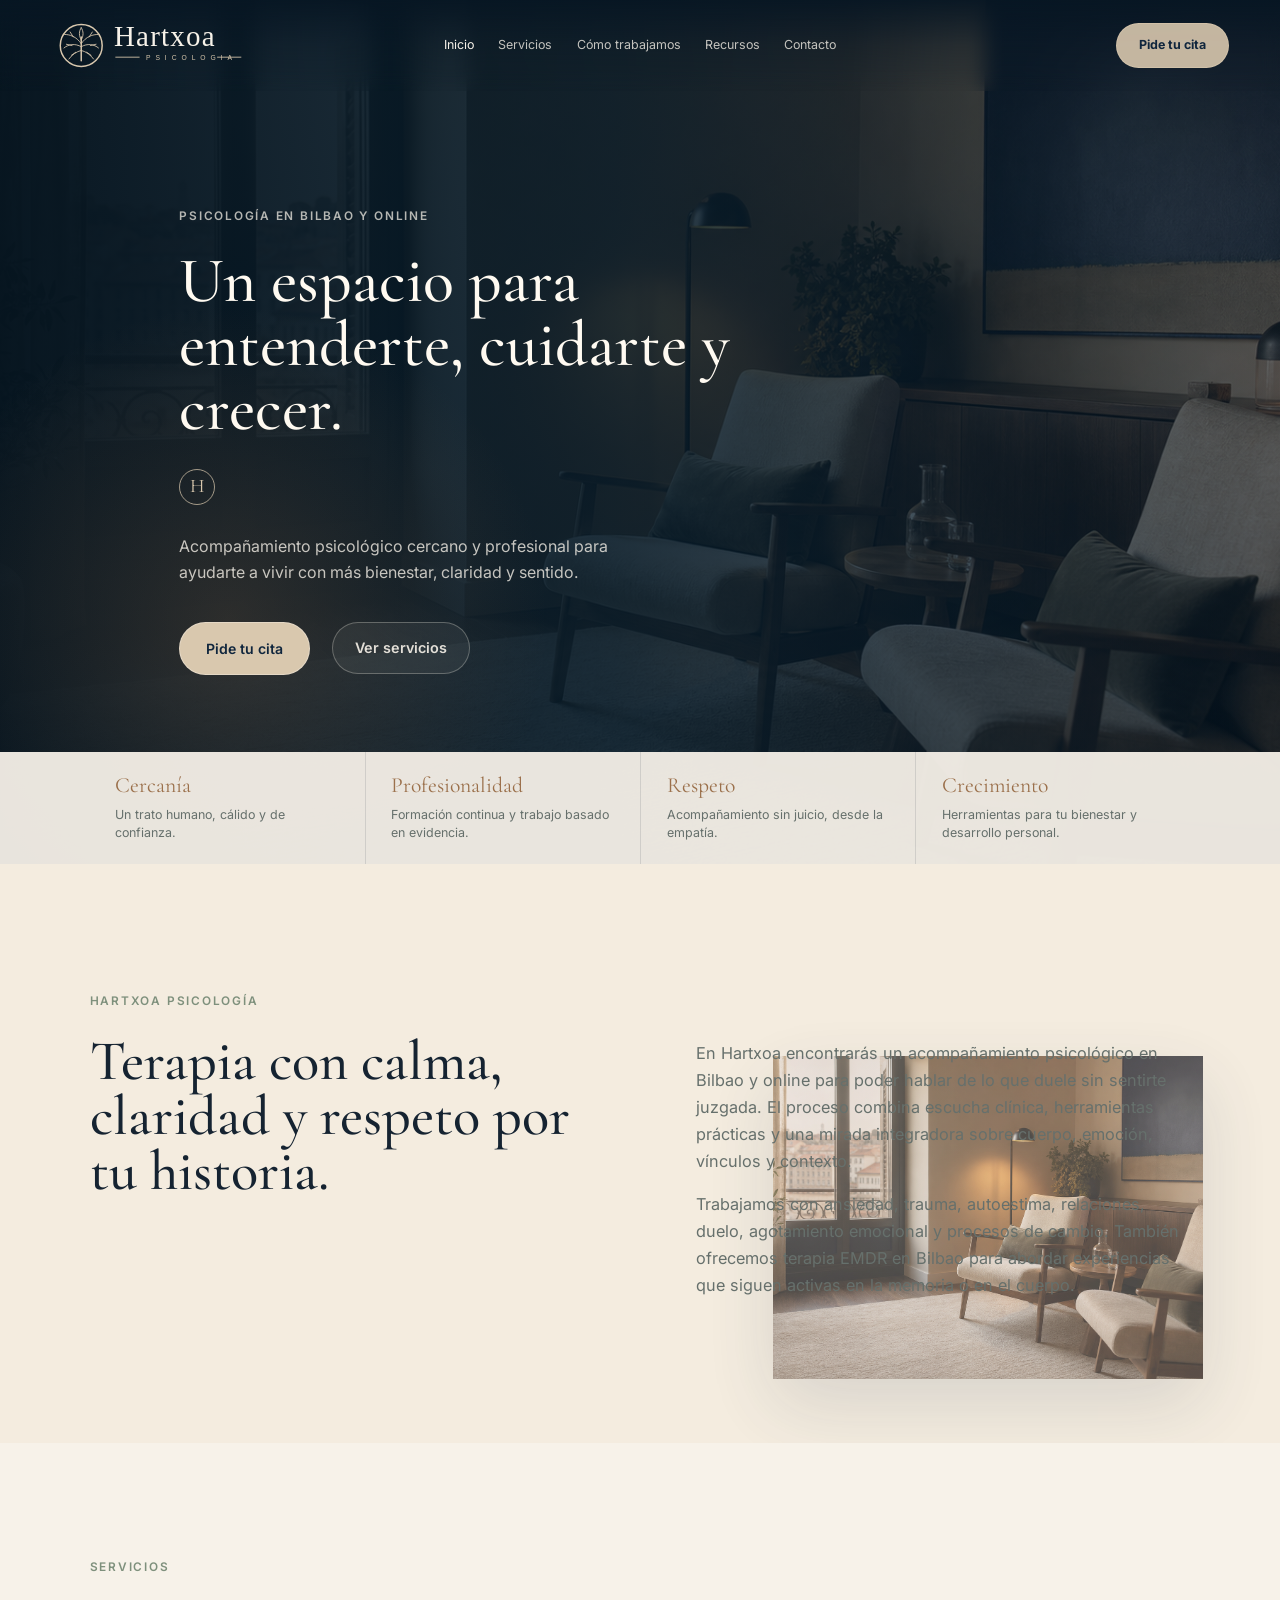
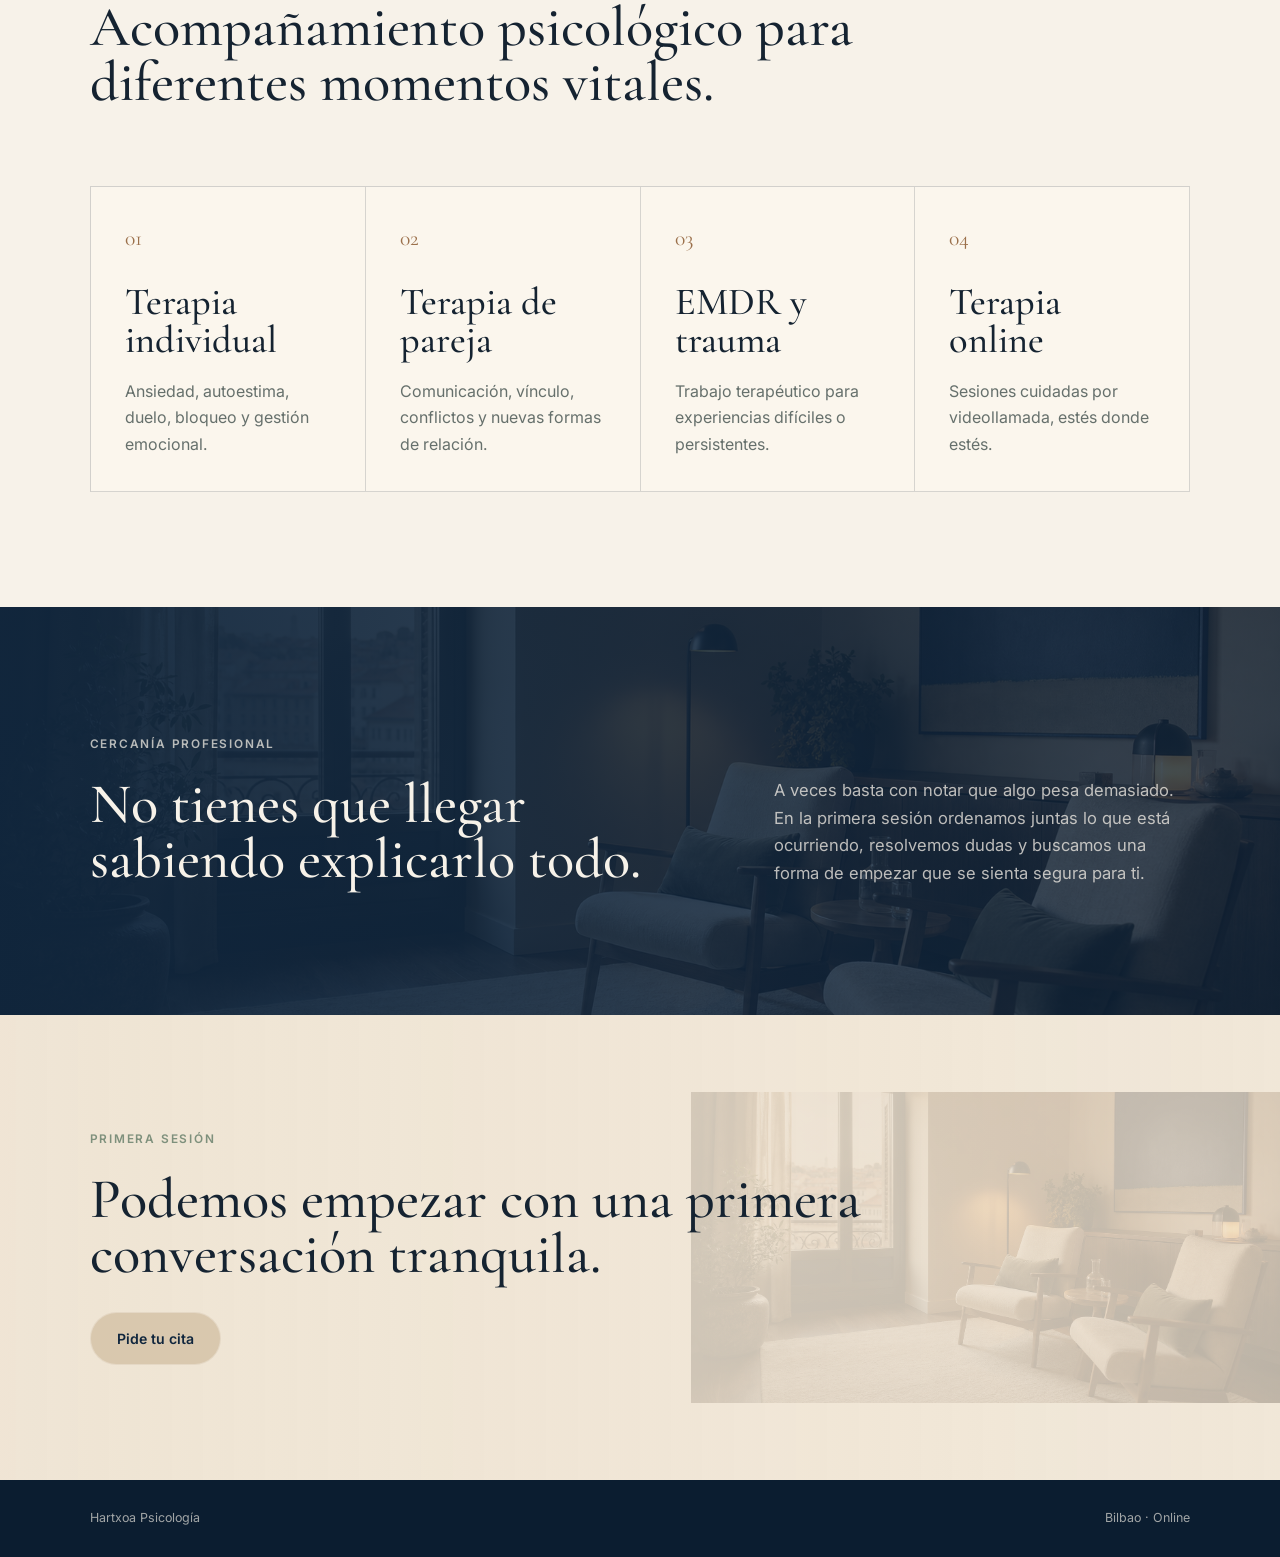
<file: index.html>
<!DOCTYPE html>
<html lang="es">
  <head>
    <meta charset="UTF-8" />
    <meta name="viewport" content="width=device-width, initial-scale=1.0" />
    <meta
      name="description"
      content="Hartxoa Psicología en Bilbao ofrece terapia individual, terapia EMDR, terapia online y acompañamiento psicológico cercano para ansiedad, trauma y relaciones."
    />
    <title>Psicología en Bilbao | Hartxoa Psicología</title>
    <link rel="preconnect" href="https://fonts.googleapis.com" />
    <link rel="preconnect" href="https://fonts.gstatic.com" crossorigin />
    <link
      href="https://fonts.googleapis.com/css2?family=Cormorant+Garamond:wght@500;600&family=Inter:wght@400;500;600&display=swap"
      rel="stylesheet"
    />
    <link rel="stylesheet" href="styles.css" />
  </head>
  <body>
    <header class="site-header" aria-label="Navegación principal">
      <a class="brand" href="index.html" aria-label="Hartxoa Psicología">
        <img class="brand-logo" src="assets/hartxoa-logo.svg" alt="Hartxoa Psicología" />
      </a>
      <nav>
        <a aria-current="page" href="index.html">Inicio</a>
        <a href="servicios.html">Servicios</a>
        <a href="filosofia.html">Cómo trabajamos</a>
        <a href="recursos.html">Recursos</a>
        <a href="contacto.html">Contacto</a>
      </nav>
      <a class="header-action" href="contacto.html">Pide tu cita</a>
    </header>

    <main>
      <section class="hero home-hero" id="inicio">
        <img
          class="hero-image"
          src="assets/hartxoa-consultation-room.png"
          alt="Consulta cálida de psicología con sillones, madera y luz natural"
        />
        <div class="hero-overlay"></div>
        <div class="hero-content">
          <p class="eyebrow">Psicología en Bilbao y online</p>
          <h1>Un espacio para entenderte, cuidarte y crecer.</h1>
          <div class="hero-seal" aria-hidden="true">H</div>
          <p class="hero-copy">
            Acompañamiento psicológico cercano y profesional para ayudarte a
            vivir con más bienestar, claridad y sentido.
          </p>
          <div class="hero-actions">
            <a class="primary-button" href="contacto.html">Pide tu cita</a>
            <a class="secondary-link" href="servicios.html">Ver servicios</a>
          </div>
        </div>
        <div class="hero-note">
          <article>
            <span>Cercanía</span>
            <p>Un trato humano, cálido y de confianza.</p>
          </article>
          <article>
            <span>Profesionalidad</span>
            <p>Formación continua y trabajo basado en evidencia.</p>
          </article>
          <article>
            <span>Respeto</span>
            <p>Acompañamiento sin juicio, desde la empatía.</p>
          </article>
          <article>
            <span>Crecimiento</span>
            <p>Herramientas para tu bienestar y desarrollo personal.</p>
          </article>
        </div>
      </section>

      <section class="home-intro" aria-label="Enfoque terapéutico">
        <div>
          <p class="eyebrow dark">Hartxoa Psicología</p>
          <h2>Terapia con calma, claridad y respeto por tu historia.</h2>
        </div>
        <div class="section-copy">
          <p>
            En Hartxoa encontrarás un acompañamiento psicológico en Bilbao y
            online para poder hablar de lo que duele sin sentirte juzgada. El
            proceso combina escucha clínica, herramientas prácticas y una mirada
            integradora sobre cuerpo, emoción, vínculos y contexto.
          </p>
          <p>
            Trabajamos con ansiedad, trauma, autoestima, relaciones, duelo,
            agotamiento emocional y procesos de cambio. También ofrecemos terapia
            EMDR en Bilbao para abordar experiencias que siguen activas en la
            memoria o en el cuerpo.
          </p>
        </div>
      </section>

      <section class="home-services" aria-label="Servicios de psicología">
        <div class="section-heading">
          <p class="eyebrow dark">Servicios</p>
          <h2>Acompañamiento psicológico para diferentes momentos vitales.</h2>
        </div>
        <div class="home-service-grid">
          <a href="servicios.html#terapia-individual">
            <span>01</span>
            <h3>Terapia individual</h3>
            <p>Ansiedad, autoestima, duelo, bloqueo y gestión emocional.</p>
          </a>
          <a href="servicios.html#terapia-pareja">
            <span>02</span>
            <h3>Terapia de pareja</h3>
            <p>Comunicación, vínculo, conflictos y nuevas formas de relación.</p>
          </a>
          <a href="servicios.html#terapia-emdr">
            <span>03</span>
            <h3>EMDR y trauma</h3>
            <p>Trabajo terapéutico para experiencias difíciles o persistentes.</p>
          </a>
          <a href="servicios.html#terapia-online">
            <span>04</span>
            <h3>Terapia online</h3>
            <p>Sesiones cuidadas por videollamada, estés donde estés.</p>
          </a>
        </div>
      </section>

      <section class="home-emotional" aria-label="Un proceso cercano">
        <div>
          <p class="eyebrow">Cercanía profesional</p>
          <h2>No tienes que llegar sabiendo explicarlo todo.</h2>
        </div>
        <p>
          A veces basta con notar que algo pesa demasiado. En la primera sesión
          ordenamos juntas lo que está ocurriendo, resolvemos dudas y buscamos
          una forma de empezar que se sienta segura para ti.
        </p>
      </section>

      <section class="home-final-cta" aria-label="Pedir cita">
        <p class="eyebrow dark">Primera sesión</p>
        <h2>Podemos empezar con una primera conversación tranquila.</h2>
        <a class="primary-button" href="contacto.html">Pide tu cita</a>
      </section>
    </main>

    <footer>
      <span>Hartxoa Psicología</span>
      <span>Bilbao · Online</span>
    </footer>
  </body>
</html>
</file>
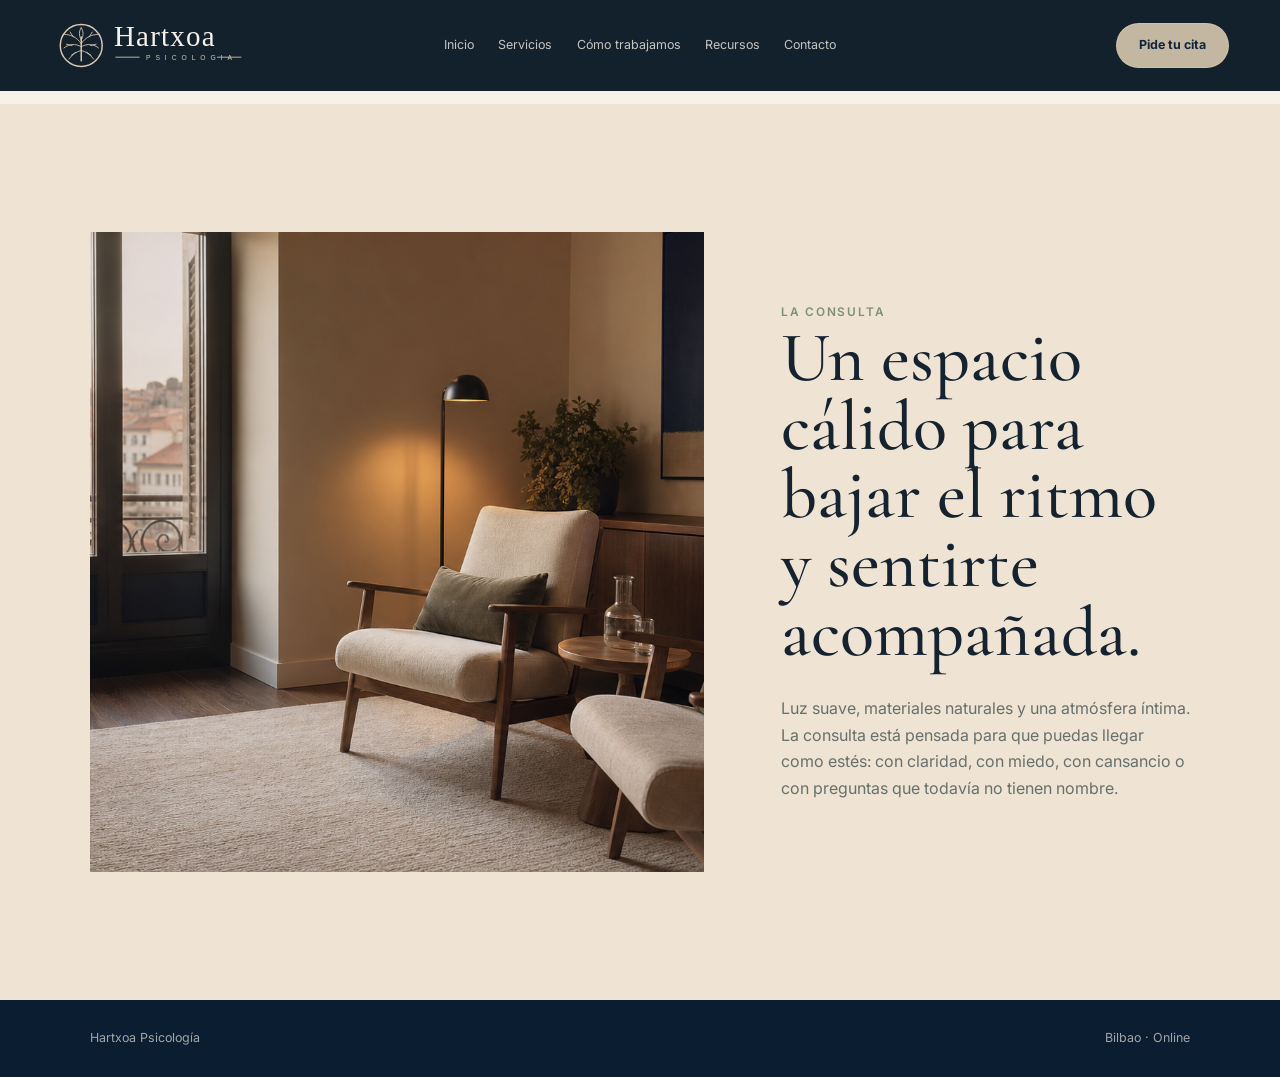
<file: consulta.html>
<!DOCTYPE html>
<html lang="es">
  <head>
    <meta charset="UTF-8" />
    <meta name="viewport" content="width=device-width, initial-scale=1.0" />
    <meta
      name="description"
      content="La consulta de Hartxoa Psicología en Bilbao y online."
    />
    <title>Consulta | Hartxoa Psicología</title>
    <link rel="preconnect" href="https://fonts.googleapis.com" />
    <link rel="preconnect" href="https://fonts.gstatic.com" crossorigin />
    <link
      href="https://fonts.googleapis.com/css2?family=Cormorant+Garamond:wght@500;600&family=Inter:wght@400;500;600&display=swap"
      rel="stylesheet"
    />
    <link rel="stylesheet" href="styles.css" />
  </head>
  <body>
    <header class="site-header inner-header" aria-label="Navegación principal">
      <a class="brand" href="index.html" aria-label="Hartxoa Psicología">
        <img class="brand-logo" src="assets/hartxoa-logo.svg" alt="Hartxoa Psicología" />
      </a>
      <nav>
        <a href="index.html">Inicio</a>
        <a href="servicios.html">Servicios</a>
        <a href="filosofia.html">Cómo trabajamos</a>
        <a href="recursos.html">Recursos</a>
        <a href="contacto.html">Contacto</a>
      </nav>
      <a class="header-action" href="contacto.html">Pide tu cita</a>
    </header>

    <main class="page-main">
      <section class="space-section page-section">
        <div class="space-image">
          <img
            src="assets/hartxoa-consultation-room.png"
            alt="Espacio de consulta de Hartxoa Psicología con luz cálida"
          />
        </div>
        <div class="space-copy">
          <p class="eyebrow dark">La consulta</p>
          <h1>Un espacio cálido para bajar el ritmo y sentirte acompañada.</h1>
          <p>
            Luz suave, materiales naturales y una atmósfera íntima. La consulta
            está pensada para que puedas llegar como estés: con claridad, con
            miedo, con cansancio o con preguntas que todavía no tienen nombre.
          </p>
        </div>
      </section>
    </main>

    <footer>
      <span>Hartxoa Psicología</span>
      <span>Bilbao · Online</span>
    </footer>
  </body>
</html>
</file>
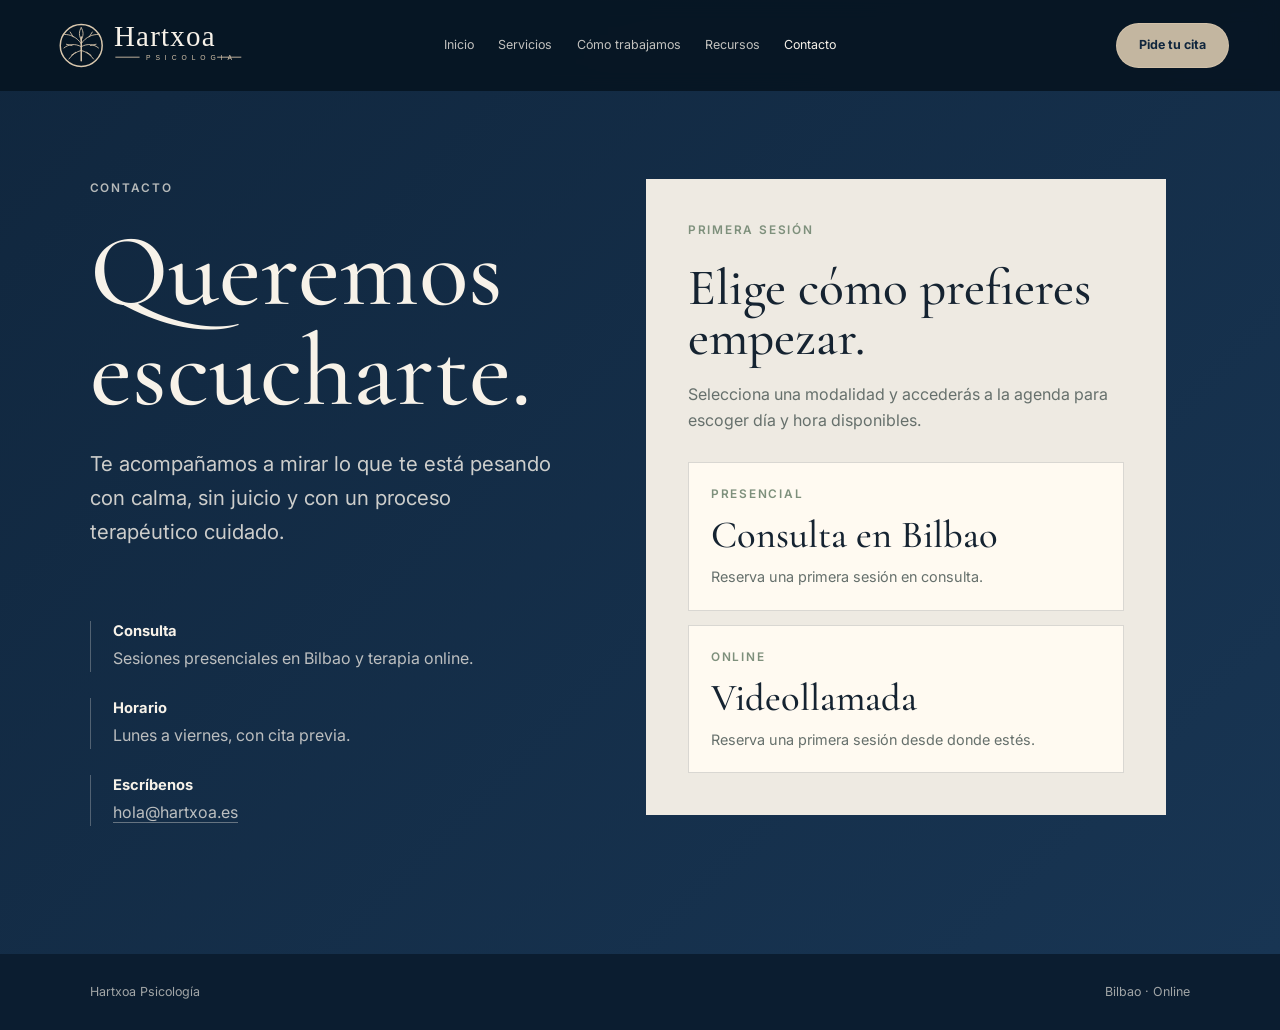
<file: contacto.html>
<!DOCTYPE html>
<html lang="es">
  <head>
    <meta charset="UTF-8" />
    <meta name="viewport" content="width=device-width, initial-scale=1.0" />
    <meta
      name="description"
      content="Contacto de Hartxoa Psicología para sesiones presenciales en Bilbao y terapia online."
    />
    <title>Contacto | Hartxoa Psicología</title>
    <link rel="preconnect" href="https://fonts.googleapis.com" />
    <link rel="preconnect" href="https://fonts.gstatic.com" crossorigin />
    <link
      href="https://fonts.googleapis.com/css2?family=Cormorant+Garamond:wght@500;600&family=Inter:wght@400;500;600&display=swap"
      rel="stylesheet"
    />
    <link rel="stylesheet" href="styles.css" />
  </head>
  <body>
    <header class="site-header inner-header" aria-label="Navegación principal">
      <a class="brand" href="index.html" aria-label="Hartxoa Psicología">
        <img class="brand-logo" src="assets/hartxoa-logo.svg" alt="Hartxoa Psicología" />
      </a>
      <nav>
        <a href="index.html">Inicio</a>
        <a href="servicios.html">Servicios</a>
        <a href="filosofia.html">Cómo trabajamos</a>
        <a href="recursos.html">Recursos</a>
        <a aria-current="page" href="contacto.html">Contacto</a>
      </nav>
      <a class="header-action" aria-current="page" href="contacto.html">Pide tu cita</a>
    </header>

    <main>
      <section class="contact contact-page">
        <div class="contact-copy">
          <p class="eyebrow">Contacto</p>
          <h1>Queremos escucharte.</h1>
          <p class="contact-lead">
            Te acompañamos a mirar lo que te está pesando con calma, sin juicio
            y con un proceso terapéutico cuidado.
          </p>

          <div class="contact-details" aria-label="Datos de contacto">
            <article>
              <h2>Consulta</h2>
              <p>Sesiones presenciales en Bilbao y terapia online.</p>
            </article>
            <article>
              <h2>Horario</h2>
              <p>Lunes a viernes, con cita previa.</p>
            </article>
            <article>
              <h2>Escríbenos</h2>
              <a href="mailto:hola@hartxoa.es">hola@hartxoa.es</a>
            </article>
          </div>
        </div>

        <aside class="booking-panel" aria-label="Reserva de primera sesión">
          <p class="eyebrow dark">Primera sesión</p>
          <h2>Elige cómo prefieres empezar.</h2>
          <p>
            Selecciona una modalidad y accederás a la agenda para escoger día y
            hora disponibles.
          </p>

          <div class="booking-options" aria-label="Opciones de reserva">
            <a
              href="https://calendly.com/hartxoa/30min"
              target="_blank"
              rel="noopener noreferrer"
            >
              <span>Presencial</span>
              <strong>Consulta en Bilbao</strong>
              <small>Reserva una primera sesión en consulta.</small>
            </a>
            <a
              href="https://calendly.com/hartxoa/reserva-para-primera-sesion-presencial-clone"
              target="_blank"
              rel="noopener noreferrer"
            >
              <span>Online</span>
              <strong>Videollamada</strong>
              <small>Reserva una primera sesión desde donde estés.</small>
            </a>
          </div>
        </aside>
      </section>
    </main>

    <footer>
      <span>Hartxoa Psicología</span>
      <span>Bilbao · Online</span>
    </footer>
  </body>
</html>
</file>
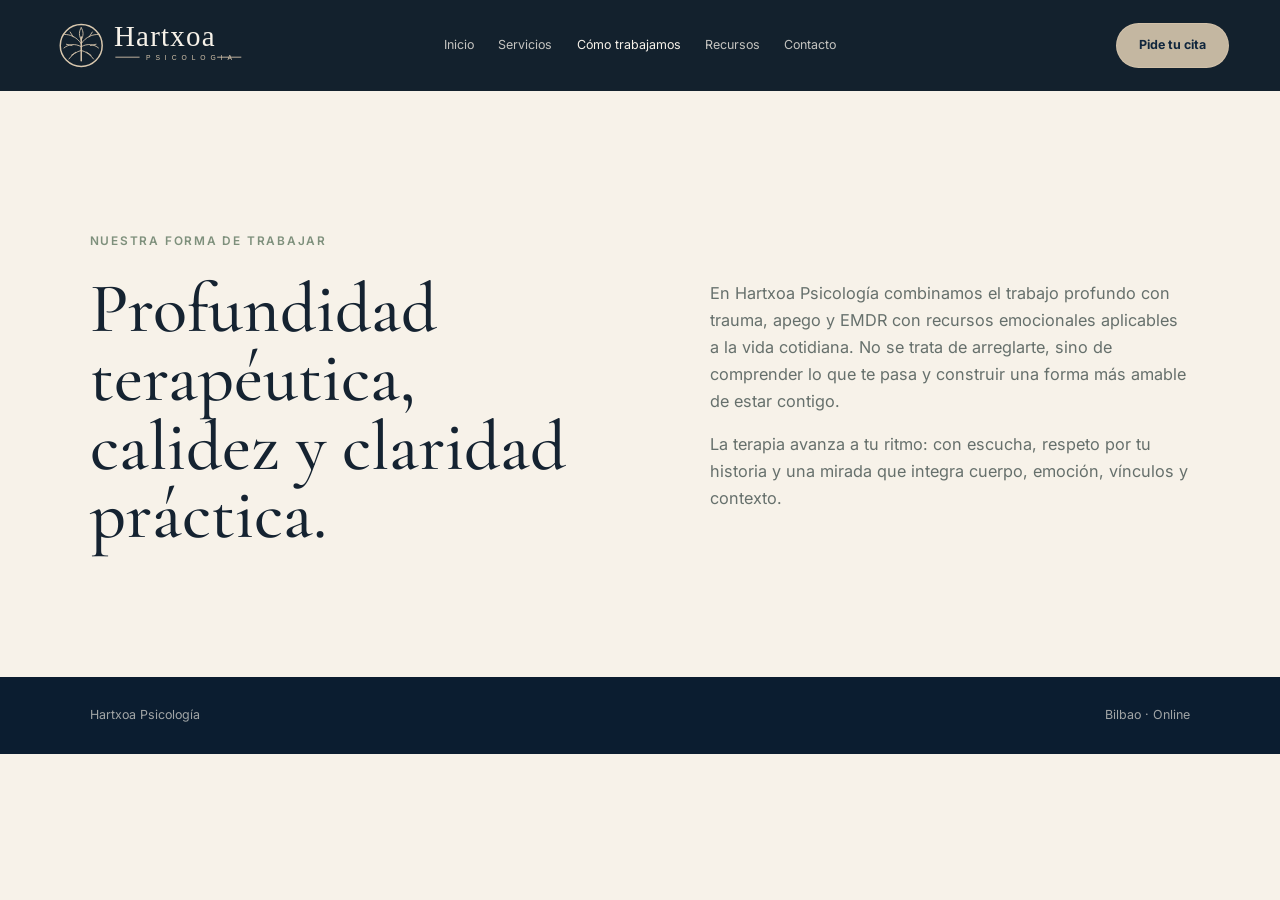
<file: filosofia.html>
<!DOCTYPE html>
<html lang="es">
  <head>
    <meta charset="UTF-8" />
    <meta name="viewport" content="width=device-width, initial-scale=1.0" />
    <meta
      name="description"
      content="La forma de trabajar de Hartxoa Psicología: profundidad terapéutica, calidez y claridad práctica."
    />
    <title>Filosofía | Hartxoa Psicología</title>
    <link rel="preconnect" href="https://fonts.googleapis.com" />
    <link rel="preconnect" href="https://fonts.gstatic.com" crossorigin />
    <link
      href="https://fonts.googleapis.com/css2?family=Cormorant+Garamond:wght@500;600&family=Inter:wght@400;500;600&display=swap"
      rel="stylesheet"
    />
    <link rel="stylesheet" href="styles.css" />
  </head>
  <body>
    <header class="site-header inner-header" aria-label="Navegación principal">
      <a class="brand" href="index.html" aria-label="Hartxoa Psicología">
        <img class="brand-logo" src="assets/hartxoa-logo.svg" alt="Hartxoa Psicología" />
      </a>
      <nav>
        <a href="index.html">Inicio</a>
        <a href="servicios.html">Servicios</a>
        <a aria-current="page" href="filosofia.html">Cómo trabajamos</a>
        <a href="recursos.html">Recursos</a>
        <a href="contacto.html">Contacto</a>
      </nav>
      <a class="header-action" href="contacto.html">Pide tu cita</a>
    </header>

    <main class="page-main">
      <section class="split-section page-section">
        <div>
          <p class="eyebrow dark">Nuestra forma de trabajar</p>
          <h1>Profundidad terapéutica, calidez y claridad práctica.</h1>
        </div>
        <div class="section-copy">
          <p>
            En Hartxoa Psicología combinamos el trabajo profundo con trauma,
            apego y EMDR con recursos emocionales aplicables a la vida
            cotidiana. No se trata de arreglarte, sino de comprender lo que te
            pasa y construir una forma más amable de estar contigo.
          </p>
          <p>
            La terapia avanza a tu ritmo: con escucha, respeto por tu historia
            y una mirada que integra cuerpo, emoción, vínculos y contexto.
          </p>
        </div>
      </section>
    </main>

    <footer>
      <span>Hartxoa Psicología</span>
      <span>Bilbao · Online</span>
    </footer>
  </body>
</html>
</file>
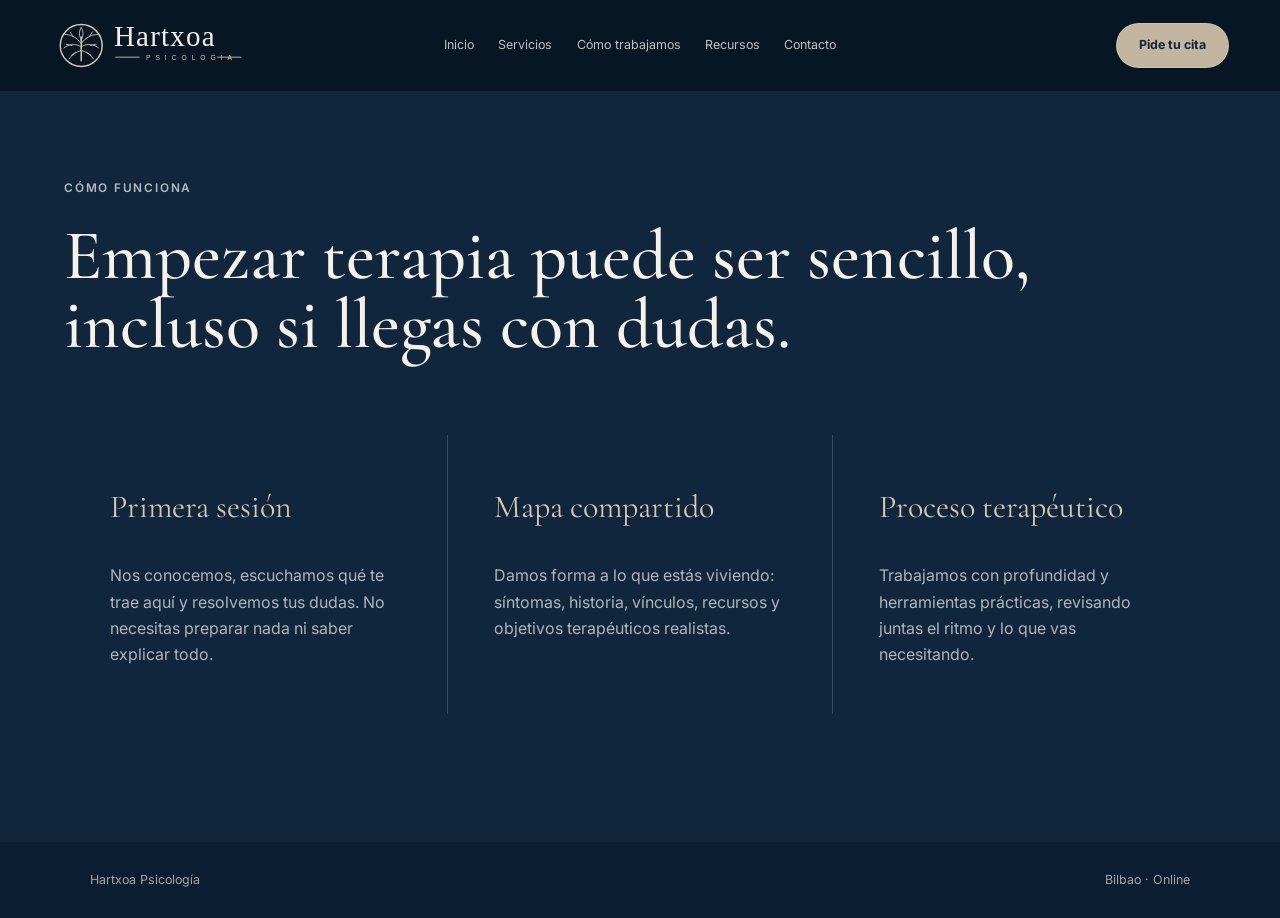
<file: proceso.html>
<!DOCTYPE html>
<html lang="es">
  <head>
    <meta charset="UTF-8" />
    <meta name="viewport" content="width=device-width, initial-scale=1.0" />
    <meta
      name="description"
      content="Cómo funciona el proceso terapéutico en Hartxoa Psicología."
    />
    <title>Proceso | Hartxoa Psicología</title>
    <link rel="preconnect" href="https://fonts.googleapis.com" />
    <link rel="preconnect" href="https://fonts.gstatic.com" crossorigin />
    <link
      href="https://fonts.googleapis.com/css2?family=Cormorant+Garamond:wght@500;600&family=Inter:wght@400;500;600&display=swap"
      rel="stylesheet"
    />
    <link rel="stylesheet" href="styles.css" />
  </head>
  <body>
    <header class="site-header inner-header" aria-label="Navegación principal">
      <a class="brand" href="index.html" aria-label="Hartxoa Psicología">
        <img class="brand-logo" src="assets/hartxoa-logo.svg" alt="Hartxoa Psicología" />
      </a>
      <nav>
        <a href="index.html">Inicio</a>
        <a href="servicios.html">Servicios</a>
        <a href="filosofia.html">Cómo trabajamos</a>
        <a href="recursos.html">Recursos</a>
        <a href="contacto.html">Contacto</a>
      </nav>
      <a class="header-action" href="contacto.html">Pide tu cita</a>
    </header>

    <main>
      <section class="process process-page">
        <div class="process-inner">
          <p class="eyebrow">Cómo funciona</p>
          <h1>Empezar terapia puede ser sencillo, incluso si llegas con dudas.</h1>
          <div class="steps">
            <article>
              <span>Primera sesión</span>
              <p>
                Nos conocemos, escuchamos qué te trae aquí y resolvemos tus
                dudas. No necesitas preparar nada ni saber explicar todo.
              </p>
            </article>
            <article>
              <span>Mapa compartido</span>
              <p>
                Damos forma a lo que estás viviendo: síntomas, historia,
                vínculos, recursos y objetivos terapéuticos realistas.
              </p>
            </article>
            <article>
              <span>Proceso terapéutico</span>
              <p>
                Trabajamos con profundidad y herramientas prácticas, revisando
                juntas el ritmo y lo que vas necesitando.
              </p>
            </article>
          </div>
        </div>
      </section>
    </main>

    <footer>
      <span>Hartxoa Psicología</span>
      <span>Bilbao · Online</span>
    </footer>
  </body>
</html>
</file>
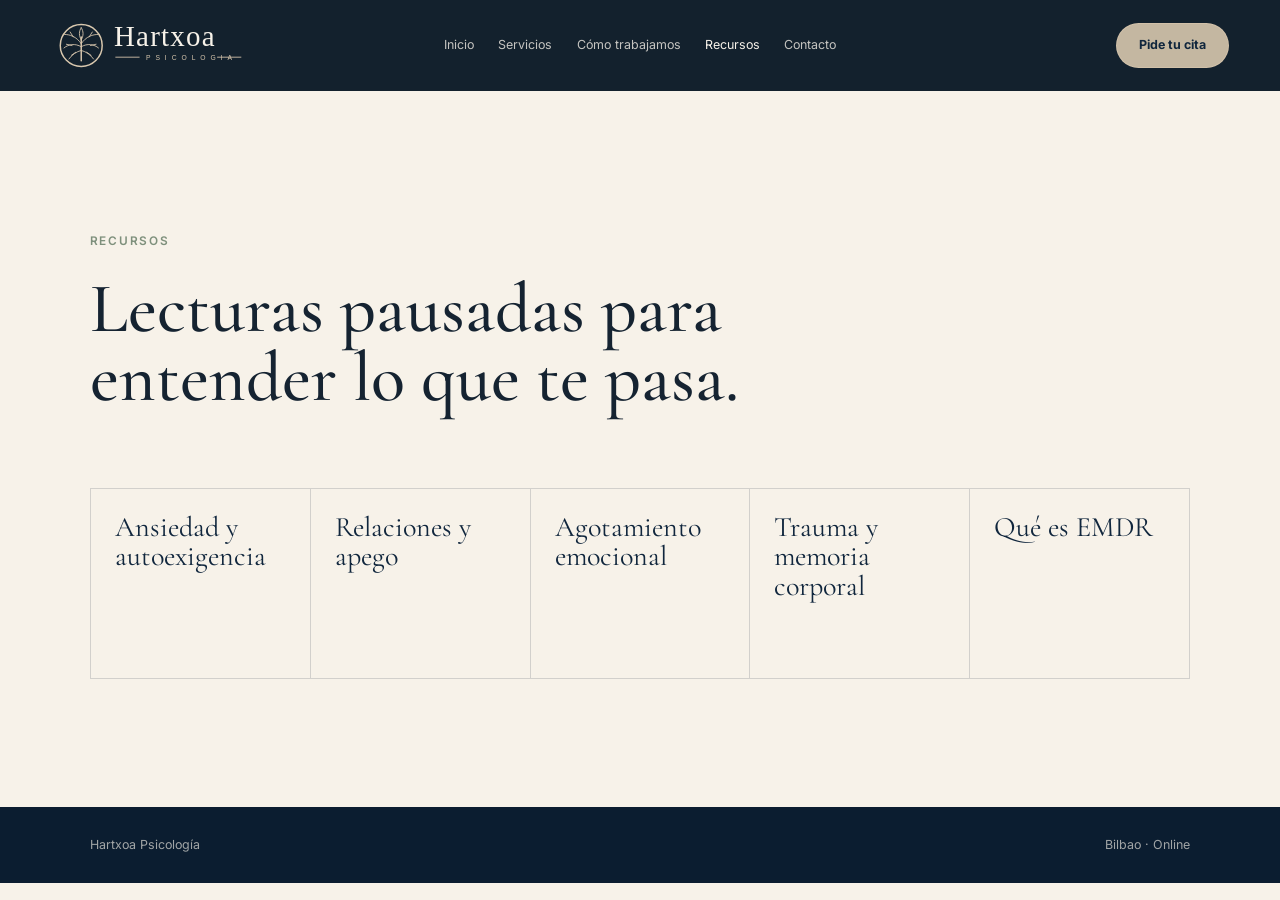
<file: recursos.html>
<!DOCTYPE html>
<html lang="es">
  <head>
    <meta charset="UTF-8" />
    <meta name="viewport" content="width=device-width, initial-scale=1.0" />
    <meta
      name="description"
      content="Recursos de Hartxoa Psicología sobre ansiedad, apego, agotamiento emocional, trauma y EMDR."
    />
    <title>Recursos | Hartxoa Psicología</title>
    <link rel="preconnect" href="https://fonts.googleapis.com" />
    <link rel="preconnect" href="https://fonts.gstatic.com" crossorigin />
    <link
      href="https://fonts.googleapis.com/css2?family=Cormorant+Garamond:wght@500;600&family=Inter:wght@400;500;600&display=swap"
      rel="stylesheet"
    />
    <link rel="stylesheet" href="styles.css" />
  </head>
  <body>
    <header class="site-header inner-header" aria-label="Navegación principal">
      <a class="brand" href="index.html" aria-label="Hartxoa Psicología">
        <img class="brand-logo" src="assets/hartxoa-logo.svg" alt="Hartxoa Psicología" />
      </a>
      <nav>
        <a href="index.html">Inicio</a>
        <a href="servicios.html">Servicios</a>
        <a href="filosofia.html">Cómo trabajamos</a>
        <a aria-current="page" href="recursos.html">Recursos</a>
        <a href="contacto.html">Contacto</a>
      </nav>
      <a class="header-action" href="contacto.html">Pide tu cita</a>
    </header>

    <main class="page-main">
      <section class="resources page-section">
        <div class="section-heading">
          <p class="eyebrow dark">Recursos</p>
          <h1>Lecturas pausadas para entender lo que te pasa.</h1>
        </div>
        <div class="resource-list">
          <a href="contacto.html">Ansiedad y autoexigencia</a>
          <a href="contacto.html">Relaciones y apego</a>
          <a href="contacto.html">Agotamiento emocional</a>
          <a href="contacto.html">Trauma y memoria corporal</a>
          <a href="contacto.html">Qué es EMDR</a>
        </div>
      </section>
    </main>

    <footer>
      <span>Hartxoa Psicología</span>
      <span>Bilbao · Online</span>
    </footer>
  </body>
</html>
</file>
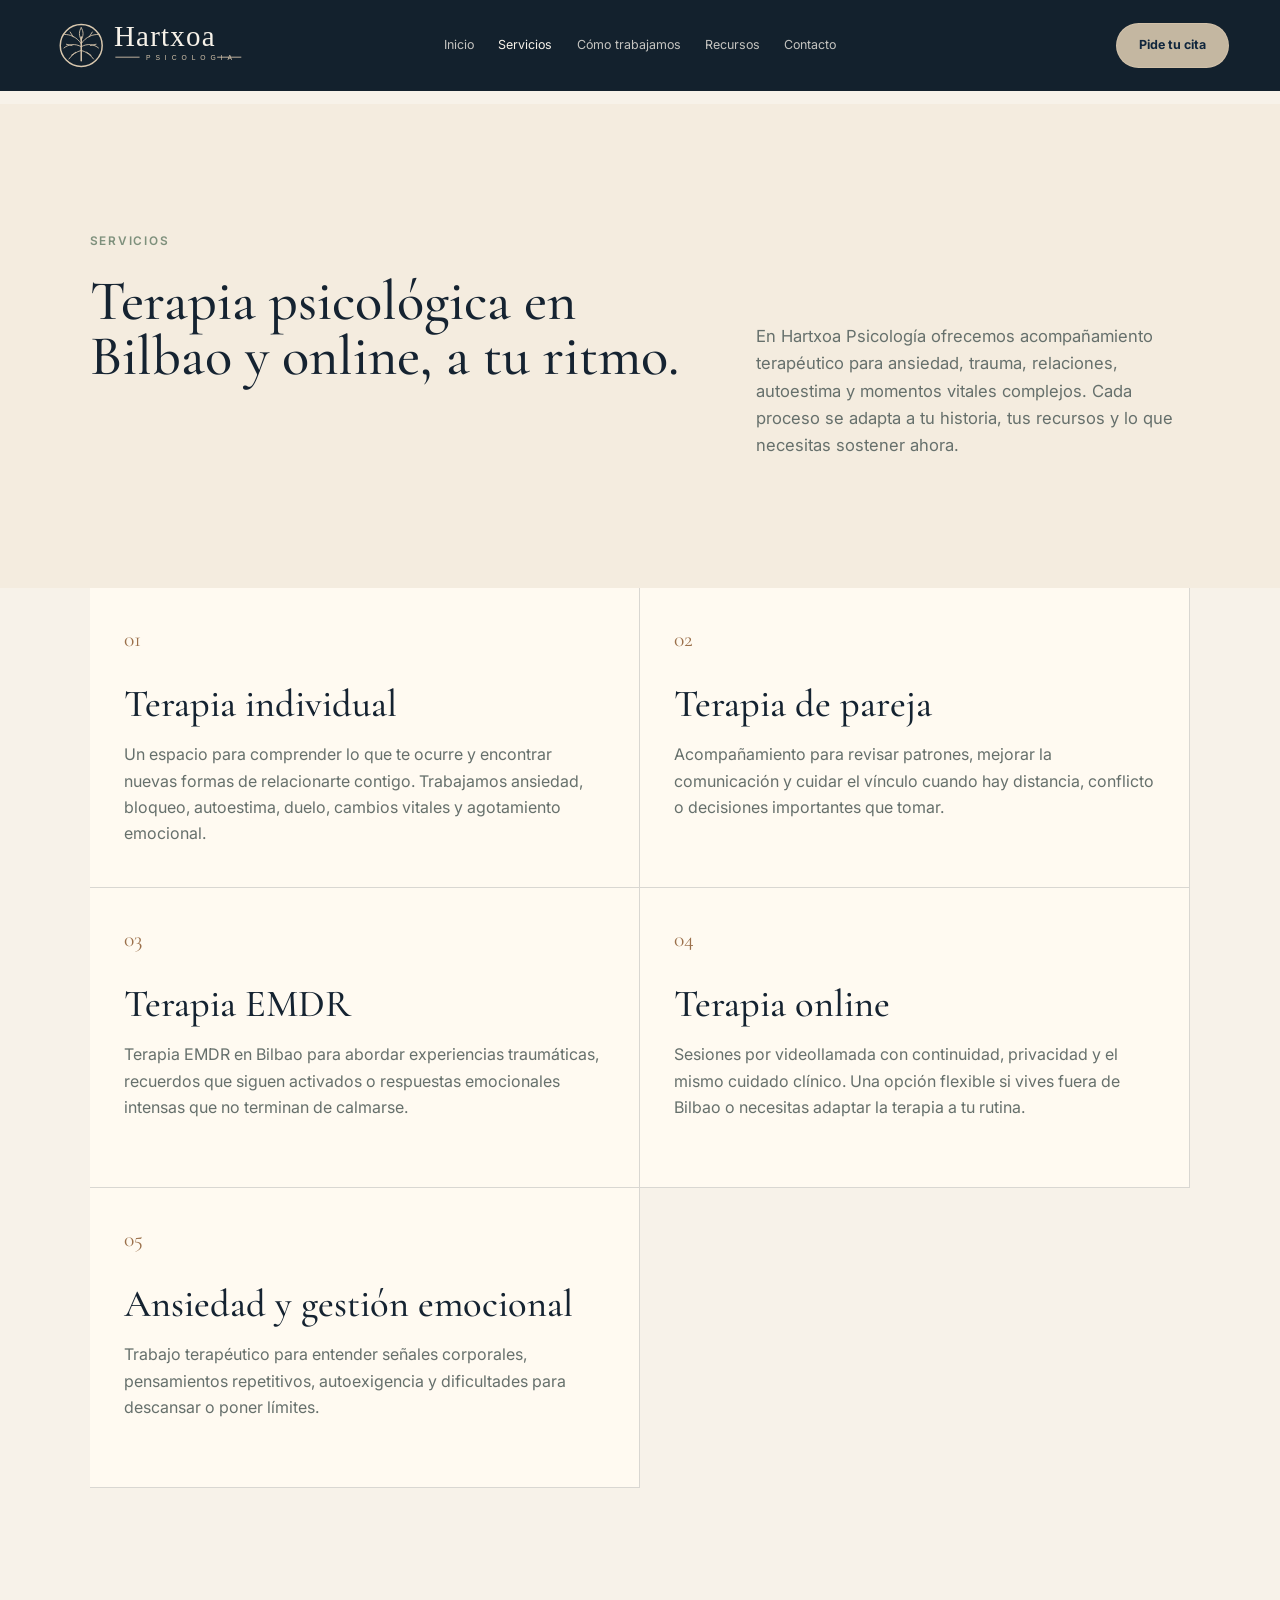
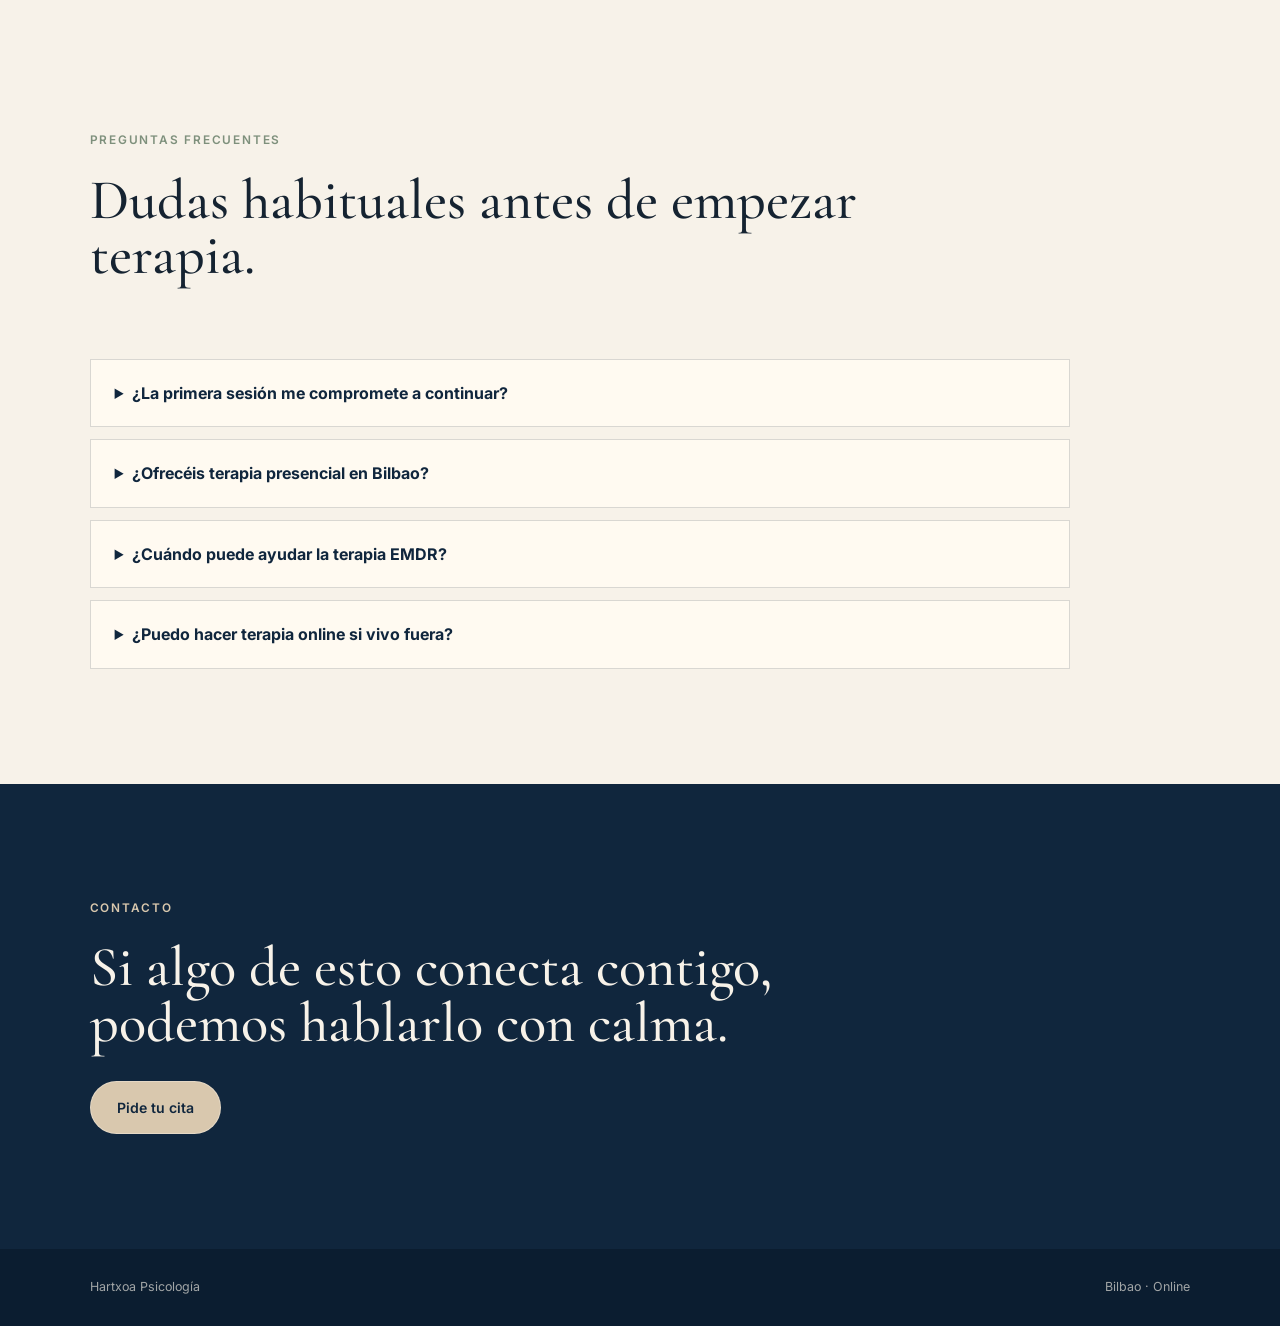
<file: servicios.html>
<!DOCTYPE html>
<html lang="es">
  <head>
    <meta charset="UTF-8" />
    <meta name="viewport" content="width=device-width, initial-scale=1.0" />
    <meta
      name="description"
      content="Servicios de Hartxoa Psicología en Bilbao: terapia individual, terapia de pareja, terapia EMDR, terapia online y acompañamiento para ansiedad."
    />
    <title>Servicios de psicología en Bilbao | Hartxoa Psicología</title>
    <link rel="preconnect" href="https://fonts.googleapis.com" />
    <link rel="preconnect" href="https://fonts.gstatic.com" crossorigin />
    <link
      href="https://fonts.googleapis.com/css2?family=Cormorant+Garamond:wght@500;600&family=Inter:wght@400;500;600&display=swap"
      rel="stylesheet"
    />
    <link rel="stylesheet" href="styles.css" />
  </head>
  <body>
    <header class="site-header inner-header" aria-label="Navegación principal">
      <a class="brand" href="index.html" aria-label="Hartxoa Psicología">
        <img class="brand-logo" src="assets/hartxoa-logo.svg" alt="Hartxoa Psicología" />
      </a>
      <nav>
        <a href="index.html">Inicio</a>
        <a aria-current="page" href="servicios.html">Servicios</a>
        <a href="filosofia.html">Cómo trabajamos</a>
        <a href="recursos.html">Recursos</a>
        <a href="contacto.html">Contacto</a>
      </nav>
      <a class="header-action" href="contacto.html">Pide tu cita</a>
    </header>

    <main class="page-main">
      <section class="services service-page-hero">
        <div class="section-heading">
          <p class="eyebrow dark">Servicios</p>
          <h1>Terapia psicológica en Bilbao y online, a tu ritmo.</h1>
        </div>
        <p class="service-intro">
          En Hartxoa Psicología ofrecemos acompañamiento terapéutico para
          ansiedad, trauma, relaciones, autoestima y momentos vitales complejos.
          Cada proceso se adapta a tu historia, tus recursos y lo que necesitas
          sostener ahora.
        </p>
      </section>

      <section class="service-detail-grid" aria-label="Servicios de Hartxoa">
        <article id="terapia-individual">
          <span>01</span>
          <h2>Terapia individual</h2>
          <p>
            Un espacio para comprender lo que te ocurre y encontrar nuevas
            formas de relacionarte contigo. Trabajamos ansiedad, bloqueo,
            autoestima, duelo, cambios vitales y agotamiento emocional.
          </p>
        </article>
        <article id="terapia-pareja">
          <span>02</span>
          <h2>Terapia de pareja</h2>
          <p>
            Acompañamiento para revisar patrones, mejorar la comunicación y
            cuidar el vínculo cuando hay distancia, conflicto o decisiones
            importantes que tomar.
          </p>
        </article>
        <article id="terapia-emdr">
          <span>03</span>
          <h2>Terapia EMDR</h2>
          <p>
            Terapia EMDR en Bilbao para abordar experiencias traumáticas,
            recuerdos que siguen activados o respuestas emocionales intensas que
            no terminan de calmarse.
          </p>
        </article>
        <article id="terapia-online">
          <span>04</span>
          <h2>Terapia online</h2>
          <p>
            Sesiones por videollamada con continuidad, privacidad y el mismo
            cuidado clínico. Una opción flexible si vives fuera de Bilbao o
            necesitas adaptar la terapia a tu rutina.
          </p>
        </article>
        <article id="ansiedad">
          <span>05</span>
          <h2>Ansiedad y gestión emocional</h2>
          <p>
            Trabajo terapéutico para entender señales corporales, pensamientos
            repetitivos, autoexigencia y dificultades para descansar o poner
            límites.
          </p>
        </article>
      </section>

      <section class="faq-section" aria-label="Preguntas frecuentes">
        <div class="section-heading">
          <p class="eyebrow dark">Preguntas frecuentes</p>
          <h2>Dudas habituales antes de empezar terapia.</h2>
        </div>
        <div class="faq-list">
          <details>
            <summary>¿La primera sesión me compromete a continuar?</summary>
            <p>
              No. La primera sesión sirve para conocernos, escuchar qué te trae
              a terapia y valorar si este espacio encaja con lo que necesitas.
            </p>
          </details>
          <details>
            <summary>¿Ofrecéis terapia presencial en Bilbao?</summary>
            <p>
              Sí. Hartxoa ofrece sesiones presenciales en Bilbao y también
              terapia online para quienes prefieren o necesitan esa modalidad.
            </p>
          </details>
          <details>
            <summary>¿Cuándo puede ayudar la terapia EMDR?</summary>
            <p>
              Puede ser útil cuando hay experiencias difíciles que siguen
              generando malestar, recuerdos intrusivos, reacciones intensas o
              sensación de bloqueo emocional.
            </p>
          </details>
          <details>
            <summary>¿Puedo hacer terapia online si vivo fuera?</summary>
            <p>
              Sí. La terapia online permite mantener un proceso cuidado y
              estable desde otras ubicaciones, siempre que cuentes con un lugar
              privado para la sesión.
            </p>
          </details>
        </div>
      </section>

      <section class="home-final-cta service-cta" aria-label="Pedir cita">
        <p class="eyebrow dark">Contacto</p>
        <h2>Si algo de esto conecta contigo, podemos hablarlo con calma.</h2>
        <a class="primary-button" href="contacto.html">Pide tu cita</a>
      </section>
    </main>

    <footer>
      <span>Hartxoa Psicología</span>
      <span>Bilbao · Online</span>
    </footer>
  </body>
</html>
</file>
<file: styles.css>
:root {
  --navy: #10263d;
  --navy-2: #183553;
  --ivory: #f7f2e9;
  --beige: #d9c8ae;
  --beige-soft: #eee3d2;
  --sage: #7e907c;
  --wood: #9b704b;
  --ink: #152331;
  --muted: #66706c;
  --line: rgba(21, 35, 49, 0.16);
  --serif: "Cormorant Garamond", Georgia, serif;
  --sans: "Inter", Arial, sans-serif;
}

* {
  box-sizing: border-box;
}

html {
  scroll-behavior: smooth;
}

body {
  margin: 0;
  background: var(--ivory);
  color: var(--ink);
  font-family: var(--sans);
  line-height: 1.65;
}

a {
  color: inherit;
  text-decoration: none;
}

img {
  display: block;
  max-width: 100%;
}

.site-header {
  position: fixed;
  top: 0;
  left: 0;
  z-index: 50;
  display: grid;
  grid-template-columns: minmax(180px, 1fr) auto minmax(150px, 1fr);
  align-items: center;
  width: 100%;
  min-height: 86px;
  padding: 16px clamp(20px, 4vw, 58px);
  color: var(--ivory);
  background: linear-gradient(to bottom, rgba(7, 22, 35, 0.92), rgba(7, 22, 35, 0.28), transparent);
  backdrop-filter: blur(10px);
}

.brand {
  display: inline-flex;
  align-items: center;
  width: fit-content;
}

.brand-logo {
  width: clamp(156px, 18vw, 222px);
  height: auto;
}

.brand-mark {
  display: grid;
  place-items: center;
  width: 38px;
  height: 38px;
  border: 1px solid rgba(247, 242, 233, 0.72);
  border-radius: 50%;
  font-family: var(--serif);
  font-size: 1.35rem;
}

.brand strong,
.brand small {
  display: block;
  line-height: 1.05;
}

.brand strong {
  font-family: var(--serif);
  font-size: 1.28rem;
  font-weight: 600;
}

.brand small {
  color: rgba(247, 242, 233, 0.72);
  font-size: 0.7rem;
  letter-spacing: 0.12em;
  text-transform: uppercase;
}

nav {
  display: flex;
  align-items: center;
  gap: clamp(14px, 1.9vw, 28px);
  color: rgba(247, 242, 233, 0.78);
  font-size: 0.78rem;
}

nav a,
.header-action {
  transition: color 180ms ease, border-color 180ms ease, background 180ms ease;
}

nav a:hover {
  color: var(--ivory);
}

nav a[aria-current="page"] {
  color: var(--ivory);
}

.header-action {
  justify-self: end;
  min-height: 42px;
  padding: 11px 22px;
  border: 1px solid rgba(217, 200, 174, 0.68);
  border-radius: 999px;
  background: rgba(217, 200, 174, 0.9);
  color: var(--navy);
  font-size: 0.78rem;
  font-weight: 700;
}

.header-action:hover {
  color: var(--navy);
  border-color: #fff2dc;
  background: #fff2dc;
}

.inner-header {
  background: rgba(7, 22, 35, 0.95);
}

.hero {
  position: relative;
  min-height: 96vh;
  overflow: hidden;
  background: var(--navy);
  color: var(--ivory);
}

.hero-image,
.hero-overlay {
  position: absolute;
  inset: 0;
}

.hero-image {
  width: 100%;
  height: 100%;
  object-fit: cover;
}

.hero-overlay {
  background:
    linear-gradient(90deg, rgba(8, 28, 47, 0.88), rgba(8, 28, 47, 0.48) 46%, rgba(8, 28, 47, 0.04)),
    linear-gradient(0deg, rgba(8, 28, 47, 0.36), transparent 48%);
}

.hero-content {
  position: relative;
  z-index: 2;
  display: flex;
  flex-direction: column;
  justify-content: center;
  max-width: 760px;
  min-height: 96vh;
  padding: 160px clamp(24px, 7vw, 108px) 120px;
}

.eyebrow {
  margin: 0 0 22px;
  color: rgba(247, 242, 233, 0.72);
  font-size: 0.74rem;
  font-weight: 600;
  letter-spacing: 0.15em;
  text-transform: uppercase;
}

.eyebrow.dark {
  color: var(--sage);
}

h1,
h2,
h3 {
  margin: 0;
  font-family: var(--serif);
  font-weight: 500;
  line-height: 0.98;
}

h1 {
  max-width: 700px;
  font-size: clamp(3.5rem, 7vw, 7.8rem);
}

h2 {
  font-size: clamp(2.45rem, 4.8vw, 5.1rem);
}

h3 {
  font-size: clamp(1.85rem, 3vw, 2.7rem);
}

.hero-copy {
  max-width: 490px;
  margin: 28px 0 36px;
  color: rgba(247, 242, 233, 0.82);
  font-size: clamp(1.08rem, 1.5vw, 1.35rem);
}

.primary-button {
  display: inline-flex;
  align-items: center;
  justify-content: center;
  width: fit-content;
  min-height: 50px;
  padding: 14px 26px;
  border: 1px solid rgba(247, 242, 233, 0.38);
  border-radius: 999px;
  background: var(--beige);
  color: var(--navy);
  font-size: 0.88rem;
  font-weight: 600;
  transition: transform 180ms ease, background 180ms ease;
}

.primary-button:hover {
  transform: translateY(-2px);
  background: #fff2dc;
}

.primary-button.light {
  border-color: rgba(247, 242, 233, 0.45);
  background: var(--beige-soft);
}

.hero-note {
  position: absolute;
  right: clamp(22px, 4vw, 58px);
  bottom: 28px;
  z-index: 3;
  display: flex;
  gap: 14px;
  color: rgba(247, 242, 233, 0.72);
  font-size: 0.74rem;
}

.intro {
  padding: clamp(70px, 10vw, 130px) clamp(24px, 9vw, 140px);
  background: var(--navy);
  color: var(--ivory);
}

.intro p {
  max-width: 980px;
  margin: 0 auto;
  font-family: var(--serif);
  font-size: clamp(2.15rem, 4.2vw, 4.65rem);
  line-height: 1.08;
  text-align: center;
}

.page-main {
  padding-top: 104px;
}

.page-section h1,
.process-page h1,
.contact-page h1 {
  max-width: 980px;
  font-size: clamp(2.8rem, 5.5vw, 5.9rem);
}

.page-links {
  display: grid;
  grid-template-columns: repeat(3, 1fr);
  border-top: 1px solid var(--line);
  border-left: 1px solid var(--line);
  background: var(--ivory);
}

.page-links a {
  display: flex;
  min-height: 220px;
  flex-direction: column;
  justify-content: space-between;
  padding: clamp(24px, 3vw, 38px);
  border-right: 1px solid var(--line);
  border-bottom: 1px solid var(--line);
  transition: background 180ms ease, color 180ms ease;
}

.page-links a:hover {
  background: var(--sage);
  color: var(--ivory);
}

.page-links span {
  color: var(--wood);
  font-family: var(--serif);
  font-size: 1.35rem;
}

.page-links a:hover span,
.page-links a:hover small {
  color: rgba(247, 242, 233, 0.78);
}

.page-links strong {
  display: block;
  margin-top: auto;
  font-family: var(--serif);
  font-size: clamp(2rem, 3vw, 3.1rem);
  font-weight: 500;
  line-height: 1;
}

.page-links small {
  display: block;
  max-width: 280px;
  margin-top: 14px;
  color: var(--muted);
  font-size: 0.88rem;
  line-height: 1.45;
}

.split-section,
.services,
.resources,
.space-section,
.contact {
  padding: clamp(76px, 10vw, 150px) clamp(24px, 7vw, 108px);
}

.split-section {
  display: grid;
  grid-template-columns: minmax(0, 1.05fr) minmax(320px, 0.95fr);
  gap: clamp(42px, 7vw, 108px);
  align-items: start;
}

.section-copy {
  max-width: 600px;
  color: var(--muted);
  font-size: 1.02rem;
}

.section-copy p:first-child {
  margin-top: 48px;
}

.section-heading {
  max-width: 850px;
  margin-bottom: clamp(40px, 6vw, 76px);
}

.service-list {
  border-top: 1px solid var(--line);
}

.service-list article {
  display: grid;
  grid-template-columns: 72px minmax(190px, 0.55fr) minmax(240px, 0.45fr);
  gap: clamp(20px, 4vw, 54px);
  align-items: baseline;
  padding: 32px 0;
  border-bottom: 1px solid var(--line);
}

.service-list span {
  color: var(--wood);
  font-family: var(--serif);
  font-size: 1.35rem;
}

.service-list h2 {
  font-size: clamp(1.85rem, 3vw, 2.7rem);
}

.service-list p,
.steps p,
.space-copy p,
.contact-panel p {
  margin: 0;
  color: var(--muted);
}

.process {
  padding: clamp(78px, 10vw, 142px) clamp(20px, 5vw, 70px);
  background: var(--navy);
  color: var(--ivory);
}

.process-page,
.contact-page {
  min-height: calc(100vh - 74px);
  padding-top: clamp(150px, 14vw, 200px);
}

.process-inner {
  max-width: 1180px;
  margin: 0 auto;
}

.process h2 {
  max-width: 980px;
}

.steps {
  display: grid;
  grid-template-columns: repeat(3, 1fr);
  gap: 1px;
  margin-top: clamp(46px, 6vw, 80px);
  background: rgba(247, 242, 233, 0.18);
}

.steps article {
  min-height: 260px;
  padding: clamp(28px, 4vw, 46px);
  background: var(--navy);
}

.steps span {
  display: block;
  margin-bottom: 28px;
  color: var(--beige);
  font-family: var(--serif);
  font-size: 2rem;
}

.steps p {
  color: rgba(247, 242, 233, 0.7);
}

.space-section {
  display: grid;
  grid-template-columns: minmax(0, 1.2fr) minmax(320px, 0.8fr);
  gap: clamp(38px, 6vw, 86px);
  align-items: center;
  background: #efe4d3;
}

.space-image {
  min-height: 640px;
  overflow: hidden;
}

.space-image img {
  width: 100%;
  height: 100%;
  min-height: 640px;
  object-fit: cover;
}

.space-copy {
  max-width: 560px;
}

.space-copy p:last-child {
  margin-top: 28px;
}

.resource-list {
  display: grid;
  grid-template-columns: repeat(5, 1fr);
  border-top: 1px solid var(--line);
  border-left: 1px solid var(--line);
}

.resource-list a {
  min-height: 190px;
  padding: 24px;
  border-right: 1px solid var(--line);
  border-bottom: 1px solid var(--line);
  color: var(--navy);
  font-family: var(--serif);
  font-size: clamp(1.45rem, 2.2vw, 2.15rem);
  line-height: 1.06;
  transition: background 180ms ease, color 180ms ease;
}

.resource-list a:hover {
  background: var(--sage);
  color: var(--ivory);
}

.contact {
  display: grid;
  grid-template-columns: minmax(0, 0.95fr) minmax(340px, 520px);
  gap: clamp(40px, 7vw, 96px);
  align-items: start;
  background:
    linear-gradient(135deg, rgba(16, 38, 61, 0.98), rgba(24, 53, 83, 0.94)),
    var(--navy-2);
  color: var(--ivory);
}

.contact h2 {
  max-width: 760px;
}

.contact-copy {
  display: flex;
  flex-direction: column;
  align-items: flex-start;
}

.contact-copy h1 {
  max-width: 620px;
  font-size: clamp(4.4rem, 8vw, 8.4rem);
}

.contact-lead {
  max-width: 570px;
  margin: 26px 0 0;
  color: rgba(247, 242, 233, 0.82);
  font-size: clamp(1.08rem, 1.6vw, 1.35rem);
}

.contact-details {
  display: grid;
  gap: 26px;
  max-width: 520px;
  margin-top: clamp(42px, 6vw, 72px);
}

.contact-details article {
  padding-left: 22px;
  border-left: 1px solid rgba(247, 242, 233, 0.28);
}

.contact-details h2 {
  margin: 0 0 4px;
  font-family: var(--sans);
  font-size: 0.92rem;
  font-weight: 700;
  line-height: 1.4;
}

.contact-details p,
.contact-details a {
  margin: 0;
  color: rgba(247, 242, 233, 0.74);
}

.contact-details a {
  border-bottom: 1px solid rgba(247, 242, 233, 0.36);
}

.booking-panel {
  padding: clamp(28px, 4vw, 42px);
  background: rgba(247, 242, 233, 0.96);
  color: var(--ink);
}

.booking-panel h2 {
  font-size: clamp(2.45rem, 4vw, 3.8rem);
}

.booking-panel p:not(.eyebrow) {
  margin: 18px 0 28px;
  color: var(--muted);
}

.contact-panel {
  display: flex;
  flex-direction: column;
  align-items: flex-start;
  gap: 22px;
  padding-top: 10px;
}

.contact-panel p {
  color: rgba(247, 242, 233, 0.74);
}

.booking-options {
  display: grid;
  width: 100%;
  gap: 14px;
}

.booking-options a {
  display: block;
  padding: 22px;
  border: 1px solid var(--line);
  background: #fffaf1;
  transition: border-color 180ms ease, transform 180ms ease, background 180ms ease;
}

.booking-options a:hover {
  transform: translateY(-2px);
  border-color: rgba(126, 144, 124, 0.62);
  background: #ffffff;
}

.booking-options span {
  display: block;
  margin-bottom: 12px;
  color: var(--sage);
  font-size: 0.74rem;
  font-weight: 600;
  letter-spacing: 0.15em;
  text-transform: uppercase;
}

.booking-options strong {
  display: block;
  font-family: var(--serif);
  font-size: clamp(2rem, 3vw, 2.65rem);
  font-weight: 500;
  line-height: 1;
}

.booking-options small {
  display: block;
  margin-top: 12px;
  color: var(--muted);
  font-size: 0.9rem;
  line-height: 1.45;
}

.text-link {
  border-bottom: 1px solid rgba(247, 242, 233, 0.44);
  color: rgba(247, 242, 233, 0.82);
  font-size: 0.92rem;
}

.home-hero .hero-content {
  max-width: 680px;
  margin-left: clamp(20px, 7vw, 92px);
  padding-right: 24px;
  padding-top: 178px;
  padding-bottom: 160px;
}

.home-hero h1 {
  max-width: 620px;
  color: #fffaf1;
  font-size: clamp(3rem, 5vw, 5.65rem);
  line-height: 1;
}

.home-hero h1::first-line {
  color: #fffaf1;
}

.home-hero .hero-copy {
  max-width: 470px;
  color: rgba(247, 242, 233, 0.78);
  font-size: clamp(1rem, 1.2vw, 1.16rem);
}

.home-hero .hero-overlay {
  background:
    radial-gradient(circle at 18% 72%, rgba(155, 112, 75, 0.26), transparent 26%),
    linear-gradient(90deg, rgba(5, 20, 31, 0.98), rgba(6, 27, 41, 0.82) 48%, rgba(6, 27, 41, 0.34)),
    linear-gradient(0deg, rgba(5, 20, 31, 0.34), rgba(5, 20, 31, 0.08));
}

.home-hero .hero-image {
  object-position: 54% center;
  opacity: 0.82;
}

.hero-seal {
  display: grid;
  place-items: center;
  width: 36px;
  height: 36px;
  margin-top: 28px;
  border: 1px solid rgba(217, 200, 174, 0.72);
  border-radius: 50%;
  color: var(--beige);
  font-family: var(--serif);
  font-size: 1.2rem;
}

.hero-actions {
  display: flex;
  flex-wrap: wrap;
  align-items: center;
  gap: 22px;
}

.secondary-link {
  display: inline-flex;
  align-items: center;
  min-height: 50px;
  padding: 13px 22px;
  border: 1px solid rgba(247, 242, 233, 0.28);
  border-radius: 999px;
  background: rgba(247, 242, 233, 0.06);
  color: rgba(247, 242, 233, 0.9);
  font-size: 0.9rem;
  font-weight: 600;
  transition: color 180ms ease, border-color 180ms ease, background 180ms ease;
}

.secondary-link:hover {
  color: var(--ivory);
  border-color: var(--ivory);
  background: rgba(247, 242, 233, 0.12);
}

.home-hero .hero-note {
  right: 0;
  bottom: 0;
  left: 0;
  display: grid;
  grid-template-columns: repeat(4, 1fr);
  gap: 0;
  padding: 0 clamp(24px, 7vw, 108px);
  background: rgba(247, 242, 233, 0.94);
  color: var(--ink);
}

.home-hero .hero-note article {
  min-height: 112px;
  padding: 22px clamp(16px, 2vw, 30px);
  border-left: 1px solid rgba(21, 35, 49, 0.12);
}

.home-hero .hero-note article:first-child {
  border-left: 0;
}

.home-hero .hero-note span {
  display: block;
  color: var(--wood);
  font-family: var(--serif);
  font-size: 1.35rem;
  line-height: 1.1;
}

.home-hero .hero-note p {
  margin: 8px 0 0;
  color: var(--muted);
  font-size: 0.78rem;
  line-height: 1.45;
}

.home-intro {
  position: relative;
  display: grid;
  grid-template-columns: minmax(0, 0.92fr) minmax(320px, 0.88fr);
  gap: clamp(42px, 7vw, 108px);
  padding: clamp(82px, 10vw, 150px) clamp(24px, 7vw, 108px);
  background: #f4ecdf;
  overflow: hidden;
}

.home-intro::after {
  content: "";
  position: absolute;
  right: clamp(24px, 6vw, 96px);
  bottom: clamp(28px, 5vw, 72px);
  width: min(34vw, 430px);
  aspect-ratio: 4 / 3;
  background:
    linear-gradient(0deg, rgba(244, 236, 223, 0.08), rgba(244, 236, 223, 0.08)),
    url("assets/hartxoa-consultation-room.png") center / cover;
  box-shadow: 0 26px 70px rgba(16, 38, 61, 0.16);
  opacity: 0.78;
  pointer-events: none;
}

.home-intro > * {
  position: relative;
  z-index: 1;
}

.home-intro h2,
.home-services h2,
.home-emotional h2,
.home-final-cta h2,
.service-page-hero h1,
.faq-section h2 {
  font-size: clamp(2.45rem, 4.4vw, 4.8rem);
}

.home-services,
.faq-section {
  padding: clamp(70px, 9vw, 130px) clamp(24px, 7vw, 108px);
}

.home-service-grid,
.service-detail-grid {
  display: grid;
  grid-template-columns: repeat(4, 1fr);
  border-top: 1px solid var(--line);
  border-left: 1px solid var(--line);
}

.home-service-grid a,
.service-detail-grid article {
  min-height: 280px;
  padding: clamp(24px, 3vw, 34px);
  border-right: 1px solid var(--line);
  border-bottom: 1px solid var(--line);
  background: rgba(255, 250, 241, 0.58);
  transition: background 180ms ease, color 180ms ease, transform 180ms ease;
}

.home-service-grid a:hover {
  transform: translateY(-3px);
  background: var(--sage);
  color: var(--ivory);
}

.home-service-grid span,
.service-detail-grid span {
  display: block;
  margin-bottom: 28px;
  color: var(--wood);
  font-family: var(--serif);
  font-size: 1.35rem;
}

.home-service-grid a:hover span,
.home-service-grid a:hover p {
  color: rgba(247, 242, 233, 0.78);
}

.home-service-grid h3,
.service-detail-grid h2 {
  margin-bottom: 18px;
  font-size: clamp(1.9rem, 3vw, 2.65rem);
}

.home-service-grid p,
.service-detail-grid p,
.service-intro,
.faq-list p {
  margin: 0;
  color: var(--muted);
}

.home-emotional {
  position: relative;
  display: grid;
  grid-template-columns: minmax(0, 0.95fr) minmax(300px, 0.65fr);
  gap: clamp(36px, 6vw, 92px);
  align-items: end;
  padding: clamp(88px, 10vw, 145px) clamp(24px, 7vw, 108px);
  background:
    linear-gradient(90deg, rgba(16, 38, 61, 0.96), rgba(16, 38, 61, 0.76)),
    url("assets/hartxoa-consultation-room.png") center / cover;
  color: var(--ivory);
}

.home-emotional p:last-child {
  margin: 0;
  color: rgba(247, 242, 233, 0.74);
  font-size: 1.04rem;
}

.home-final-cta {
  padding: clamp(72px, 9vw, 120px) clamp(24px, 7vw, 108px);
  background:
    linear-gradient(90deg, rgba(239, 228, 211, 0.94), rgba(239, 228, 211, 0.78)),
    url("assets/hartxoa-consultation-room.png") right center / min(46vw, 620px) auto no-repeat;
}

.home-final-cta h2 {
  max-width: 880px;
  margin-bottom: 30px;
}

.service-page-hero {
  display: grid;
  grid-template-columns: minmax(0, 0.95fr) minmax(320px, 0.7fr);
  gap: clamp(36px, 6vw, 92px);
  align-items: end;
  background: #f4ecdf;
}

.service-intro {
  font-size: 1.04rem;
}

.service-detail-grid {
  grid-template-columns: repeat(2, 1fr);
  padding: 0 clamp(24px, 7vw, 108px) clamp(76px, 10vw, 140px);
  border-top: 0;
  border-left: 0;
}

.service-detail-grid article {
  min-height: 300px;
  background: #fffaf1;
}

.faq-section {
  background: var(--ivory);
}

.faq-list {
  display: grid;
  gap: 12px;
  max-width: 980px;
}

.faq-list details {
  border: 1px solid var(--line);
  background: #fffaf1;
}

.faq-list summary {
  cursor: pointer;
  padding: 20px 24px;
  color: var(--navy);
  font-weight: 700;
}

.faq-list p {
  padding: 0 24px 22px;
}

.service-cta {
  background: var(--navy);
  color: var(--ivory);
}

.service-cta .eyebrow.dark {
  color: var(--beige);
}

footer {
  display: flex;
  justify-content: space-between;
  gap: 20px;
  padding: 28px clamp(24px, 7vw, 108px);
  background: #0b1d30;
  color: rgba(247, 242, 233, 0.64);
  font-size: 0.78rem;
}

@media (max-width: 900px) {
  .site-header {
    grid-template-columns: 1fr auto;
    min-height: 76px;
    background: rgba(7, 22, 35, 0.94);
  }

  nav {
    display: none;
  }

  .header-action {
    font-size: 0.76rem;
  }

  .hero {
    min-height: 92vh;
  }

  .hero-content {
    min-height: 92vh;
    padding-top: 128px;
  }

  .hero-overlay {
    background:
      linear-gradient(90deg, rgba(8, 28, 47, 0.9), rgba(8, 28, 47, 0.36)),
      linear-gradient(0deg, rgba(8, 28, 47, 0.42), transparent 48%);
  }

  .hero-note {
    left: 24px;
    right: 24px;
    flex-wrap: wrap;
  }

  .split-section,
  .space-section,
  .contact,
  .home-intro,
  .home-emotional,
  .service-page-hero {
    grid-template-columns: 1fr;
  }

  .section-copy p:first-child {
    margin-top: 0;
  }

  .service-list article {
    grid-template-columns: 50px 1fr;
  }

  .service-list p {
    grid-column: 2;
  }

  .steps,
  .resource-list,
  .page-links,
  .home-service-grid,
  .service-detail-grid,
  .home-hero .hero-note {
    grid-template-columns: 1fr;
  }

  .home-hero .hero-content {
    margin-left: 0;
    padding-top: 138px;
    padding-bottom: 320px;
  }

  .home-hero .hero-note {
    padding: 0 24px 20px;
    background: transparent;
    color: var(--ivory);
  }

  .home-hero .hero-note article {
    min-height: auto;
    padding: 16px 0;
    border-top: 1px solid rgba(247, 242, 233, 0.18);
    border-left: 0;
  }

  .home-hero .hero-note p {
    color: rgba(247, 242, 233, 0.72);
  }

  .home-intro::after {
    position: relative;
    right: auto;
    bottom: auto;
    display: block;
    width: 100%;
    margin-top: 32px;
    opacity: 1;
    grid-column: 1;
  }

  .home-final-cta {
    background: #efe4d3;
  }

  .service-detail-grid {
    padding-right: clamp(24px, 7vw, 108px);
    padding-left: clamp(24px, 7vw, 108px);
  }

  .space-image,
  .space-image img {
    min-height: 460px;
  }
}

@media (max-width: 560px) {
  .site-header {
    min-height: 70px;
    padding: 12px 18px;
  }

  .brand-logo {
    width: 152px;
  }

  .brand-mark {
    width: 34px;
    height: 34px;
  }

  .brand strong {
    font-size: 1.08rem;
  }

  .brand small {
    font-size: 0.62rem;
  }

  .header-action {
    display: none;
  }

  h1 {
    font-size: 3.75rem;
  }

  .home-hero h1,
  .contact-copy h1 {
    font-size: 3.15rem;
  }

  .home-hero .hero-content {
    padding-top: 122px;
    padding-bottom: 430px;
  }

  h2 {
    font-size: 2.72rem;
  }

  .home-intro h2,
  .home-services h2,
  .home-emotional h2,
  .home-final-cta h2,
  .service-page-hero h1,
  .faq-section h2 {
    font-size: 2.65rem;
  }

  .intro p {
    text-align: left;
  }

  .service-list article {
    grid-template-columns: 1fr;
    gap: 10px;
  }

  .service-list p {
    grid-column: auto;
  }

  .resource-list a {
    min-height: 126px;
  }

  .page-main {
    padding-top: 66px;
  }

  .page-links a {
    min-height: 158px;
  }

  .home-service-grid a,
  .service-detail-grid article {
    min-height: 240px;
  }

  footer {
    flex-direction: column;
  }
}
</file>
